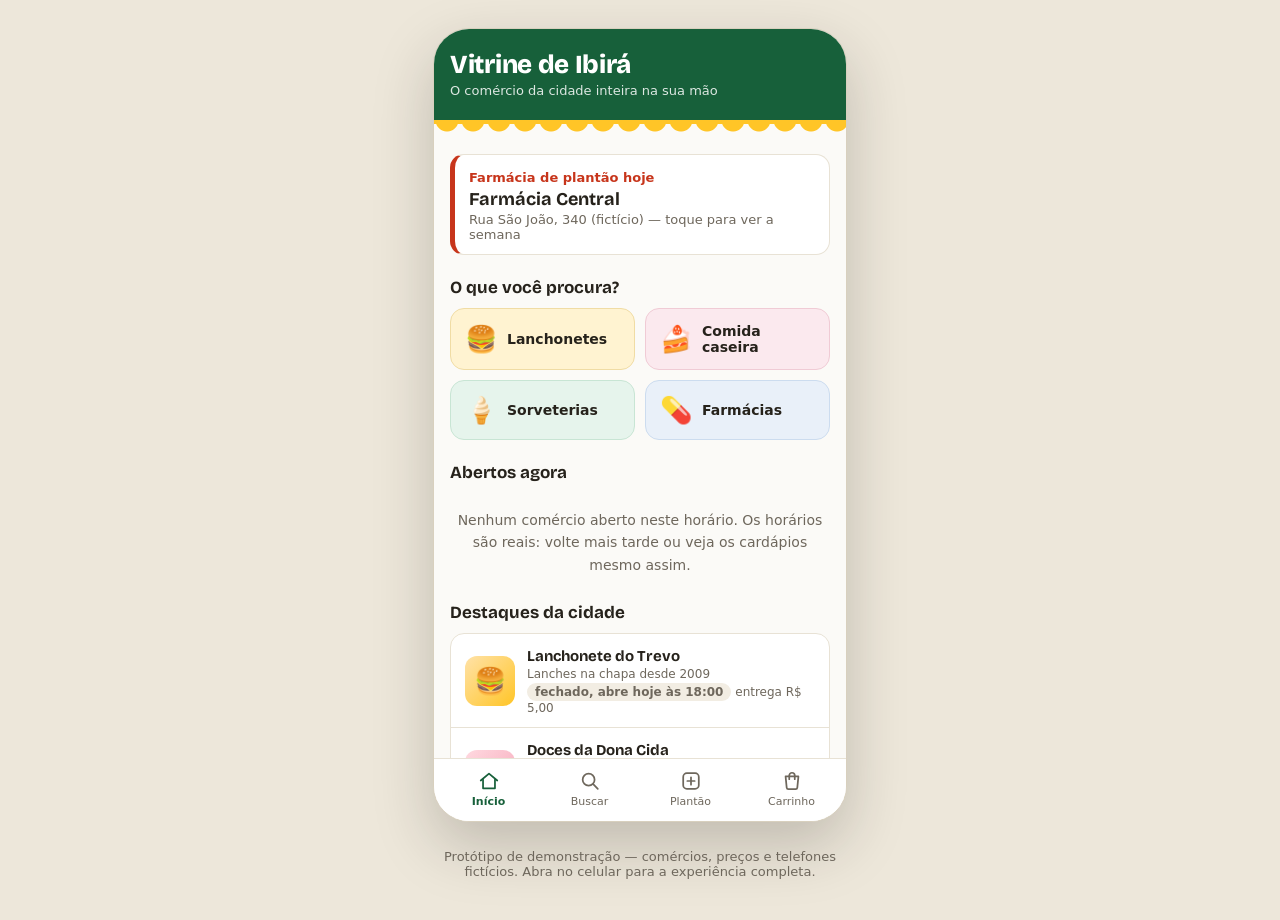
<file: index.html>
<!doctype html>
<html lang="pt-BR">
<head>
<meta charset="utf-8">
<meta name="viewport" content="width=device-width, initial-scale=1">
<title>Vitrine de Ibirá</title>
<meta http-equiv="refresh" content="0; url=prototype/">
<style>body { font-family: system-ui, sans-serif; background: #FBFAF7; color: #26221B; padding: 24px 16px; }</style>
</head>
<body>
<p>Abrindo o protótipo… Se não abrir, <a href="prototype/">toque aqui</a>.</p>
</body>
</html>
</file>
<file: prototype/styles/styles_base.css>
/* Tokens, phone shell, typography, navigation, shared pieces. */
:root {
  --ink: #26221B;
  --ink-soft: #6E675C;
  --paper: #FBFAF7;
  --card: #FFFFFF;
  --line: #E8E2D5;
  --awning: #17603A;
  --awning-deep: #0E4428;
  --sun: #FFC527;
  --sun-soft: #FFF3D1;
  --duty-red: #C7351B;
  --open-green: #1D7A43;
  --page-bg: #EDE7DA;
  --shell-line: #D8D0BE;
  --chip-open-bg: #E2F2E7;
  --chip-closed-bg: #F2EDE3;
  --tag-ink: #7A5A00;
  --tag-rx-bg: #FBE4DE;
  --tag-rx-ink: #C7351B;
  --notice-bg: #F6F1E6;
  --notice-line: #E8DFC9;
  --wa-backdrop: #E5DDD2;
  --tile-snack-bg: #FFF3D1;
  --tile-snack-line: #F0DCA4;
  --tile-homemade-bg: #FBE9EE;
  --tile-homemade-line: #F0CBD5;
  --tile-icecream-bg: #E6F4EC;
  --tile-icecream-line: #C8E5D4;
  --tile-pharmacy-bg: #E9F0F9;
  --tile-pharmacy-line: #CCDCEF;
  --radius-card: 14px;
  --font-display: "Bricolage Grotesque", "Segoe UI", system-ui, sans-serif;
  --font-body: system-ui, "Segoe UI", Roboto, sans-serif;
}

* { box-sizing: border-box; }
html, body { margin: 0; padding: 0; }
body {
  font-family: var(--font-body);
  color: var(--ink);
  background: var(--page-bg);
  -webkit-font-smoothing: antialiased;
}
a { color: inherit; text-decoration: none; }
button { font-family: inherit; cursor: pointer; }
:focus-visible { outline: 3px solid var(--sun); outline-offset: 2px; border-radius: 4px; }

/* Phone shell: centered frame on desktop, full screen on phones */
.page-backdrop { min-height: 100vh; display: flex; flex-direction: column; align-items: center; justify-content: center; padding: 28px 16px; gap: 14px; }
.backdrop-caption { font-size: 13px; color: var(--ink-soft); text-align: center; max-width: 414px; }
.phone-shell {
  width: 100%; max-width: 414px; background: var(--paper);
  border: 1px solid var(--shell-line); border-radius: 36px; overflow: hidden;
  box-shadow: 0 24px 60px rgba(38, 34, 27, 0.22);
}
.phone-screen { height: min(860px, 88vh); overflow-y: auto; overscroll-behavior: contain; display: flex; flex-direction: column; scrollbar-width: none; }
.phone-screen::-webkit-scrollbar { display: none; }
#screen-root { flex: 1 0 auto; display: flex; flex-direction: column; }
@media (max-width: 520px) {
  .page-backdrop { padding: 0; }
  .backdrop-caption { display: none; }
  .phone-shell { max-width: none; border: 0; border-radius: 0; box-shadow: none; }
  .phone-screen { height: 100dvh; }
}

/* Typography */
h1, h2, h3 { font-family: var(--font-display); margin: 0; }
.screen-title { font-size: 22px; font-weight: 700; }
.section-heading { font-size: 17px; font-weight: 700; margin: 22px 16px 10px; }
.muted-text { color: var(--ink-soft); font-size: 13px; }

/* Screen header (inner pages) */
.screen-header { display: flex; align-items: center; gap: 10px; padding: 14px 16px 10px; }
.back-button {
  border: 1px solid var(--line); background: var(--card); color: var(--ink);
  width: 38px; height: 38px; border-radius: 50%; font-size: 18px; line-height: 1; flex: none;
}

/* Bottom navigation */
.bottom-navigation {
  position: sticky; bottom: 0; flex: none; display: flex;
  background: var(--card); border-top: 1px solid var(--line); padding: 6px 4px calc(8px + env(safe-area-inset-bottom));
}
.nav-tab {
  flex: 1; display: flex; flex-direction: column; align-items: center; gap: 3px;
  font-size: 11px; color: var(--ink-soft); padding: 5px 0; border-radius: 10px;
}
.nav-tab svg { width: 22px; height: 22px; stroke: currentColor; fill: none; stroke-width: 1.9; stroke-linecap: round; stroke-linejoin: round; }
.nav-tab[aria-current="page"] { color: var(--awning); font-weight: 600; }
.nav-cart-badge {
  position: absolute; margin-left: 24px; margin-top: -4px;
  background: var(--duty-red); color: #fff; font-size: 10px; font-weight: 700;
  min-width: 16px; height: 16px; border-radius: 8px; display: none; align-items: center; justify-content: center; padding: 0 4px;
}
.nav-cart-badge.badge-visible { display: inline-flex; }

/* Buttons */
.primary-button {
  display: block; width: calc(100% - 32px); margin: 14px 16px; padding: 14px;
  background: var(--awning); color: #fff; border: 0; border-radius: 12px;
  font-size: 16px; font-weight: 700; font-family: var(--font-display);
}
.primary-button:disabled { background: #B9C9BF; cursor: not-allowed; }
.ghost-button {
  display: inline-block; padding: 10px 14px; background: var(--card);
  border: 1px solid var(--line); border-radius: 10px; font-size: 14px; font-weight: 600; color: var(--ink);
}

/* Chips and tags */
.status-chip { display: inline-block; font-size: 12px; font-weight: 600; padding: 2px 8px; border-radius: 999px; }
.status-chip.chip-open { background: var(--chip-open-bg); color: var(--open-green); }
.status-chip.chip-closed { background: var(--chip-closed-bg); color: var(--ink-soft); }
.info-tag { display: inline-block; font-size: 11px; font-weight: 600; padding: 2px 7px; border-radius: 6px; background: var(--sun-soft); color: var(--tag-ink); }
.info-tag.tag-prescription { background: var(--tag-rx-bg); color: var(--tag-rx-ink); }

/* Forms */
.field-group { margin: 0 16px 14px; }
.field-label { display: block; font-size: 13px; font-weight: 600; margin-bottom: 5px; }
.field-input, .field-select, .field-textarea {
  width: 100%; padding: 11px 12px; border: 1px solid var(--line); border-radius: 10px;
  background: var(--card); font-size: 15px; font-family: inherit; color: var(--ink);
}
.field-error-text { color: var(--duty-red); font-size: 12px; margin-top: 4px; display: none; }
.field-error-text.error-visible { display: block; }

/* Toast */
.toast-message {
  position: fixed; left: 50%; bottom: 96px; transform: translateX(-50%);
  background: #26221B; color: #fff; font-size: 14px; padding: 10px 16px;
  border-radius: 10px; max-width: 320px; text-align: center; z-index: 60;
  opacity: 0; transition: opacity 0.2s ease; pointer-events: none;
}
.toast-message.toast-visible { opacity: 1; }
@media (prefers-reduced-motion: reduce) { .toast-message { transition: none; } }

/* Dark theme: token swap only; awning identity colors stay. */
@media (prefers-color-scheme: dark) {
  :root:not([data-theme="light"]) {
    --ink: #F0EAD9; --ink-soft: #ACA390; --paper: #211E16; --card: #2B271D;
    --line: #3F392B; --sun-soft: #453A14; --awning: #1E7A4B; --duty-red: #E86A50;
    --open-green: #93D8B1; --page-bg: #131009; --shell-line: #46402F;
    --chip-open-bg: #1E4230; --chip-closed-bg: #3B362B; --tag-ink: #F0CC6E;
    --tag-rx-bg: #46231C; --tag-rx-ink: #F49E8C; --notice-bg: #332E20; --notice-line: #4A4330;
    --wa-backdrop: #141D18;
    --tile-snack-bg: #41360F; --tile-snack-line: #5C4D1C;
    --tile-homemade-bg: #3B2129; --tile-homemade-line: #56323E;
    --tile-icecream-bg: #1E3327; --tile-icecream-line: #2E4C3B;
    --tile-pharmacy-bg: #202B3B; --tile-pharmacy-line: #32415A;
  }
}
:root[data-theme="dark"] {
  --ink: #F0EAD9; --ink-soft: #ACA390; --paper: #211E16; --card: #2B271D;
  --line: #3F392B; --sun-soft: #453A14; --awning: #1E7A4B; --duty-red: #E86A50;
  --open-green: #93D8B1; --page-bg: #131009; --shell-line: #46402F;
  --chip-open-bg: #1E4230; --chip-closed-bg: #3B362B; --tag-ink: #F0CC6E;
  --tag-rx-bg: #46231C; --tag-rx-ink: #F49E8C; --notice-bg: #332E20; --notice-line: #4A4330;
  --wa-backdrop: #141D18;
  --tile-snack-bg: #41360F; --tile-snack-line: #5C4D1C;
  --tile-homemade-bg: #3B2129; --tile-homemade-line: #56323E;
  --tile-icecream-bg: #1E3327; --tile-icecream-line: #2E4C3B;
  --tile-pharmacy-bg: #202B3B; --tile-pharmacy-line: #32415A;
}
</file>
<file: prototype/styles/styles_screens.css>
/* Per-screen styles. */

/* Home: awning header */
.home-awning {
  background: var(--awning); color: #fff; padding: 20px 16px 22px;
  border-bottom: 4px solid var(--sun); position: relative;
}
.home-awning::after {
  content: ""; position: absolute; left: 0; right: 0; bottom: -13px; height: 13px;
  background-image: radial-gradient(circle at 50% 0, var(--sun) 11px, transparent 12px);
  background-size: 26px 13px; background-repeat: repeat-x;
}
.home-city-name { font-size: 26px; font-weight: 800; letter-spacing: -0.3px; }
.home-awning-subtitle { font-size: 13px; opacity: 0.85; margin-top: 3px; }
.home-content { padding-top: 14px; }

/* Duty banner */
.duty-banner {
  display: block; margin: 16px 16px 0; background: var(--card);
  border: 1px solid var(--line); border-left: 5px solid var(--duty-red);
  border-radius: var(--radius-card); padding: 12px 14px;
}
.duty-banner-label { color: var(--duty-red); font-weight: 700; font-size: 13px; }
.duty-banner-name { font-family: var(--font-display); font-size: 18px; font-weight: 700; margin-top: 2px; }
.duty-banner-address { font-size: 13px; color: var(--ink-soft); margin-top: 2px; }

/* Category grid */
.category-grid { display: grid; grid-template-columns: 1fr 1fr; gap: 10px; margin: 0 16px; }
.category-tile {
  border-radius: var(--radius-card); padding: 14px; display: flex; align-items: center; gap: 10px;
  border: 1px solid var(--line); background: var(--card); font-weight: 600; font-size: 14px;
}
.category-tile .category-tile-emoji { font-size: 26px; }
.category-tile.tile-lanchonetes { background: var(--tile-snack-bg); border-color: var(--tile-snack-line); }
.category-tile.tile-comida-caseira { background: var(--tile-homemade-bg); border-color: var(--tile-homemade-line); }
.category-tile.tile-sorveterias { background: var(--tile-icecream-bg); border-color: var(--tile-icecream-line); }
.category-tile.tile-farmacias { background: var(--tile-pharmacy-bg); border-color: var(--tile-pharmacy-line); }

/* Horizontal rail */
.open-now-rail { display: flex; gap: 10px; overflow-x: auto; padding: 2px 16px 6px; scrollbar-width: none; }
.open-now-card {
  flex: 0 0 140px; background: var(--card); border: 1px solid var(--line);
  border-radius: var(--radius-card); padding: 10px; font-size: 13px;
}
.open-now-card .open-now-emoji { font-size: 24px; }
.open-now-card .open-now-name { font-weight: 700; margin-top: 4px; }
.open-now-card .open-now-meta { color: var(--ink-soft); font-size: 12px; margin-top: 2px; }

/* Business list rows */
.business-list { margin: 0 16px; background: var(--card); border: 1px solid var(--line); border-radius: var(--radius-card); overflow: hidden; }
.business-row { display: flex; gap: 12px; align-items: center; padding: 12px 14px; }
.business-row + .business-row { border-top: 1px solid var(--line); }
.business-row-emoji { width: 50px; height: 50px; border-radius: 12px; display: flex; align-items: center; justify-content: center; font-size: 26px; flex: none; }
.business-row-name { font-weight: 700; font-size: 15px; font-family: var(--font-display); }
.business-row-meta { font-size: 12px; color: var(--ink-soft); margin-top: 2px; }

/* Business page */
.business-cover { height: 130px; display: flex; align-items: center; justify-content: center; font-size: 54px; position: relative; }
.business-cover .back-button { position: absolute; top: 14px; left: 14px; }
.business-head { padding: 14px 16px 4px; }
.business-head-meta { font-size: 13px; color: var(--ink-soft); margin-top: 6px; line-height: 1.6; }
.payment-chip-row { display: flex; flex-wrap: wrap; gap: 6px; padding: 8px 16px 0; }
.payment-chip { font-size: 12px; background: var(--card); border: 1px solid var(--line); border-radius: 999px; padding: 3px 10px; color: var(--ink-soft); }
.closed-notice { margin: 12px 16px 0; background: var(--notice-bg); border: 1px solid var(--notice-line); border-radius: 10px; padding: 10px 12px; font-size: 13px; color: var(--ink-soft); }

.menu-product-row { display: flex; gap: 12px; width: 100%; text-align: left; background: var(--card); border: 0; padding: 12px 14px; align-items: flex-start; font-size: 14px; color: var(--ink); }
.menu-product-row + .menu-product-row { border-top: 1px solid var(--line); }
.menu-product-emoji { width: 46px; height: 46px; border-radius: 10px; display: flex; align-items: center; justify-content: center; font-size: 24px; flex: none; }
.menu-product-name { font-weight: 700; }
.menu-product-description { color: var(--ink-soft); font-size: 12.5px; margin-top: 2px; }
.menu-product-price { font-weight: 700; margin-top: 4px; }
.menu-product-row.product-sold-out { opacity: 0.55; }

/* Pharmacy price list */
.pharmacy-price-row { display: flex; justify-content: space-between; gap: 10px; padding: 11px 14px; font-size: 14px; align-items: baseline; }
.pharmacy-price-row + .pharmacy-price-row { border-top: 1px solid var(--line); }
.price-updated-note { font-size: 11px; color: var(--ink-soft); }

/* Bottom sheet */
.sheet-overlay { position: fixed; inset: 0; background: rgba(28, 24, 18, 0.45); display: flex; align-items: flex-end; justify-content: center; z-index: 50; }
.product-sheet { width: 100%; max-width: 414px; background: var(--paper); border-radius: 20px 20px 0 0; padding: 18px 16px 20px; max-height: 80vh; overflow-y: auto; }
.sheet-title { font-size: 19px; font-weight: 700; font-family: var(--font-display); }
.addon-option { display: flex; align-items: center; gap: 10px; padding: 9px 0; border-bottom: 1px solid var(--line); font-size: 14px; }
.addon-option input { width: 18px; height: 18px; accent-color: var(--awning); }
.quantity-stepper { display: inline-flex; align-items: center; gap: 14px; border: 1px solid var(--line); border-radius: 10px; padding: 6px 10px; background: var(--card); }
.quantity-stepper button { border: 0; background: none; font-size: 20px; width: 28px; color: var(--awning); font-weight: 700; }

/* Cart */
.cart-item-row { padding: 12px 14px; }
.cart-item-row + .cart-item-row { border-top: 1px solid var(--line); }
.cart-item-top { display: flex; justify-content: space-between; gap: 10px; font-size: 14px; }
.segmented-control { display: flex; margin: 0 16px 14px; border: 1px solid var(--line); border-radius: 10px; overflow: hidden; }
.segmented-control button { flex: 1; padding: 10px; border: 0; background: var(--card); font-size: 14px; font-weight: 600; color: var(--ink-soft); }
.segmented-control button.segment-active { background: var(--awning); color: #fff; }
.totals-box { margin: 0 16px; padding: 12px 14px; background: var(--card); border: 1px solid var(--line); border-radius: var(--radius-card); font-size: 14px; }
.totals-line { display: flex; justify-content: space-between; padding: 3px 0; }
.totals-line.totals-grand { font-weight: 800; font-size: 16px; font-family: var(--font-display); }

/* WhatsApp message preview */
.whatsapp-preview-backdrop { background: var(--wa-backdrop); margin: 14px 16px; border-radius: var(--radius-card); padding: 16px 12px; }
.whatsapp-bubble { background: #E1F7D4; color: #26221B; border-radius: 10px; padding: 12px 14px; font-size: 13.5px; line-height: 1.55; white-space: pre-wrap; box-shadow: 0 1px 1px rgba(0,0,0,0.12); }

/* Duty screen */
.duty-today-card { margin: 0 16px; background: var(--card); border: 1px solid var(--line); border-left: 5px solid var(--duty-red); border-radius: var(--radius-card); padding: 16px; }
.duty-week-row { display: flex; justify-content: space-between; gap: 10px; padding: 11px 14px; font-size: 14px; }
.duty-week-row strong { text-align: right; }
.duty-week-row + .duty-week-row { border-top: 1px solid var(--line); }

/* Search */
.search-input-wrap { padding: 4px 16px 10px; }
.empty-state { margin: 26px 16px; text-align: center; color: var(--ink-soft); font-size: 14px; line-height: 1.6; }
.empty-state .empty-state-emoji { font-size: 34px; }

.demo-footer-note { padding: 26px 16px 20px; text-align: center; font-size: 12px; color: var(--ink-soft); }
</file>
